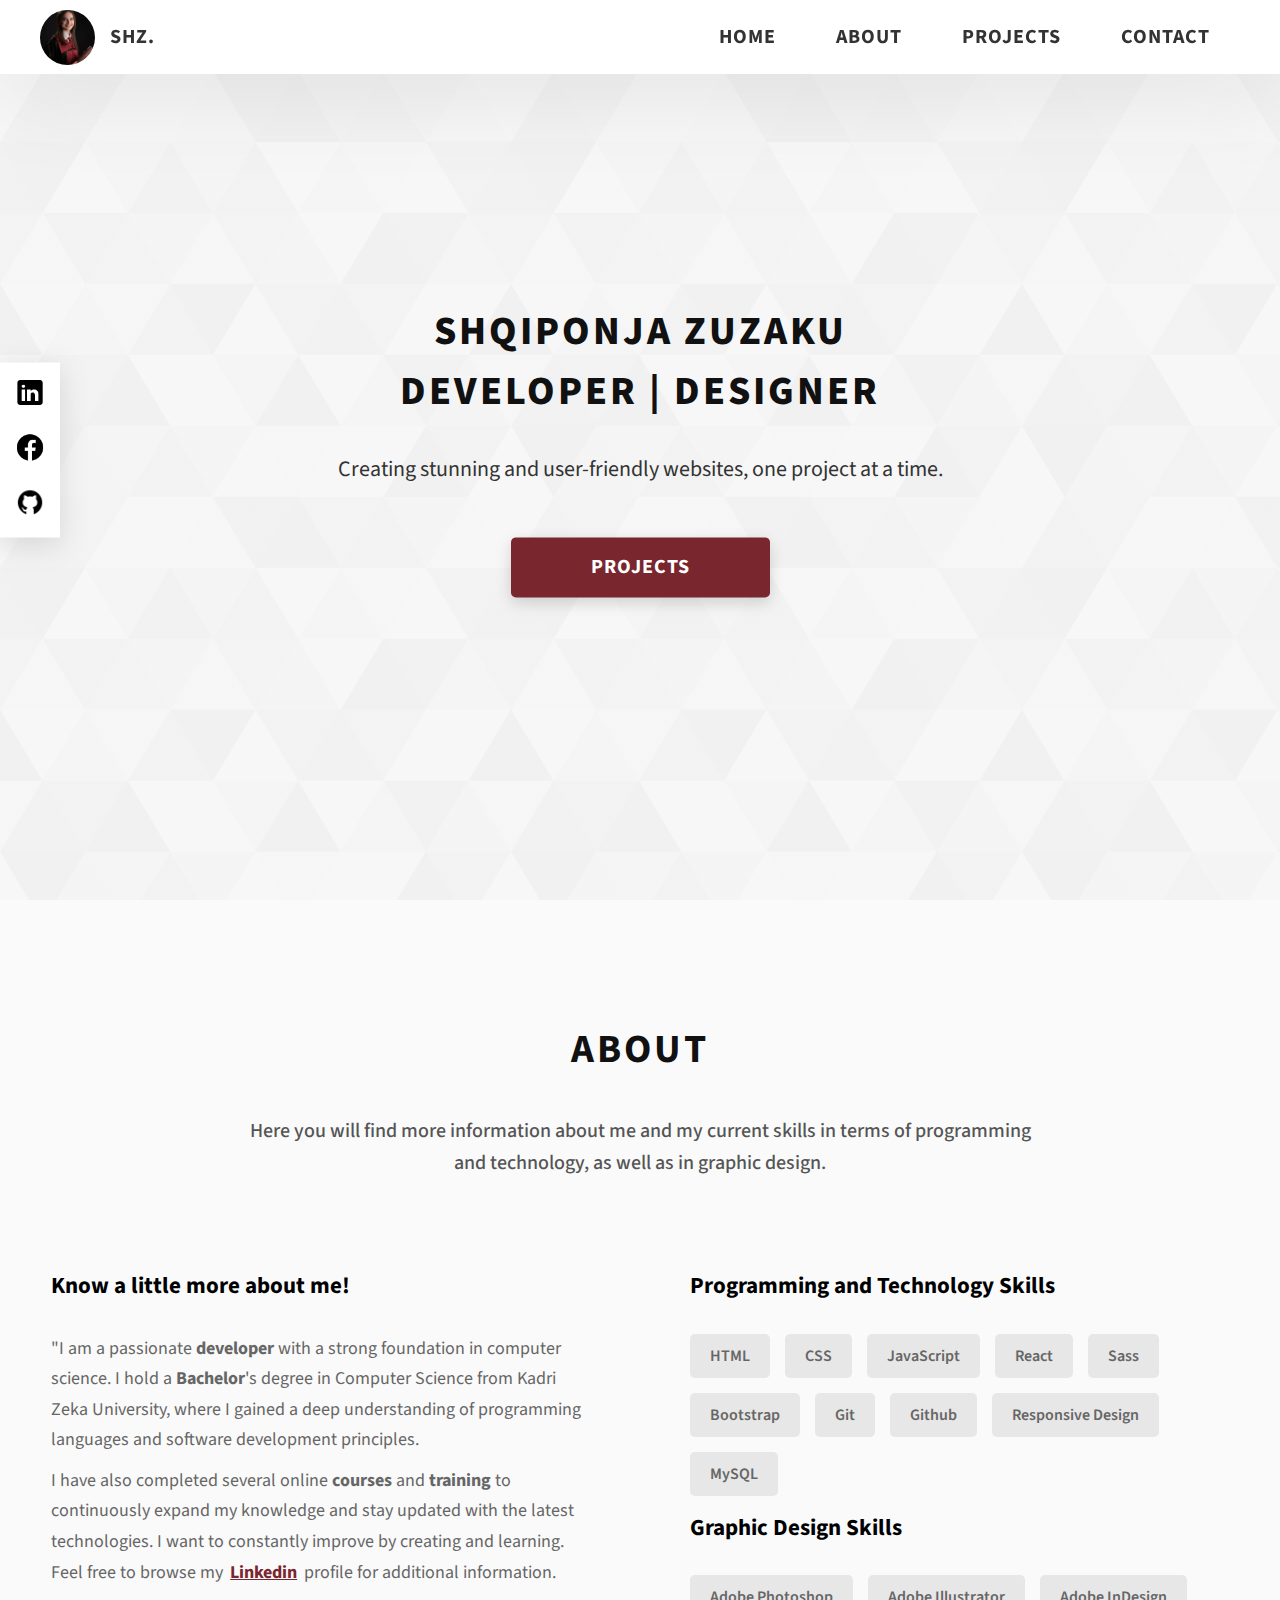
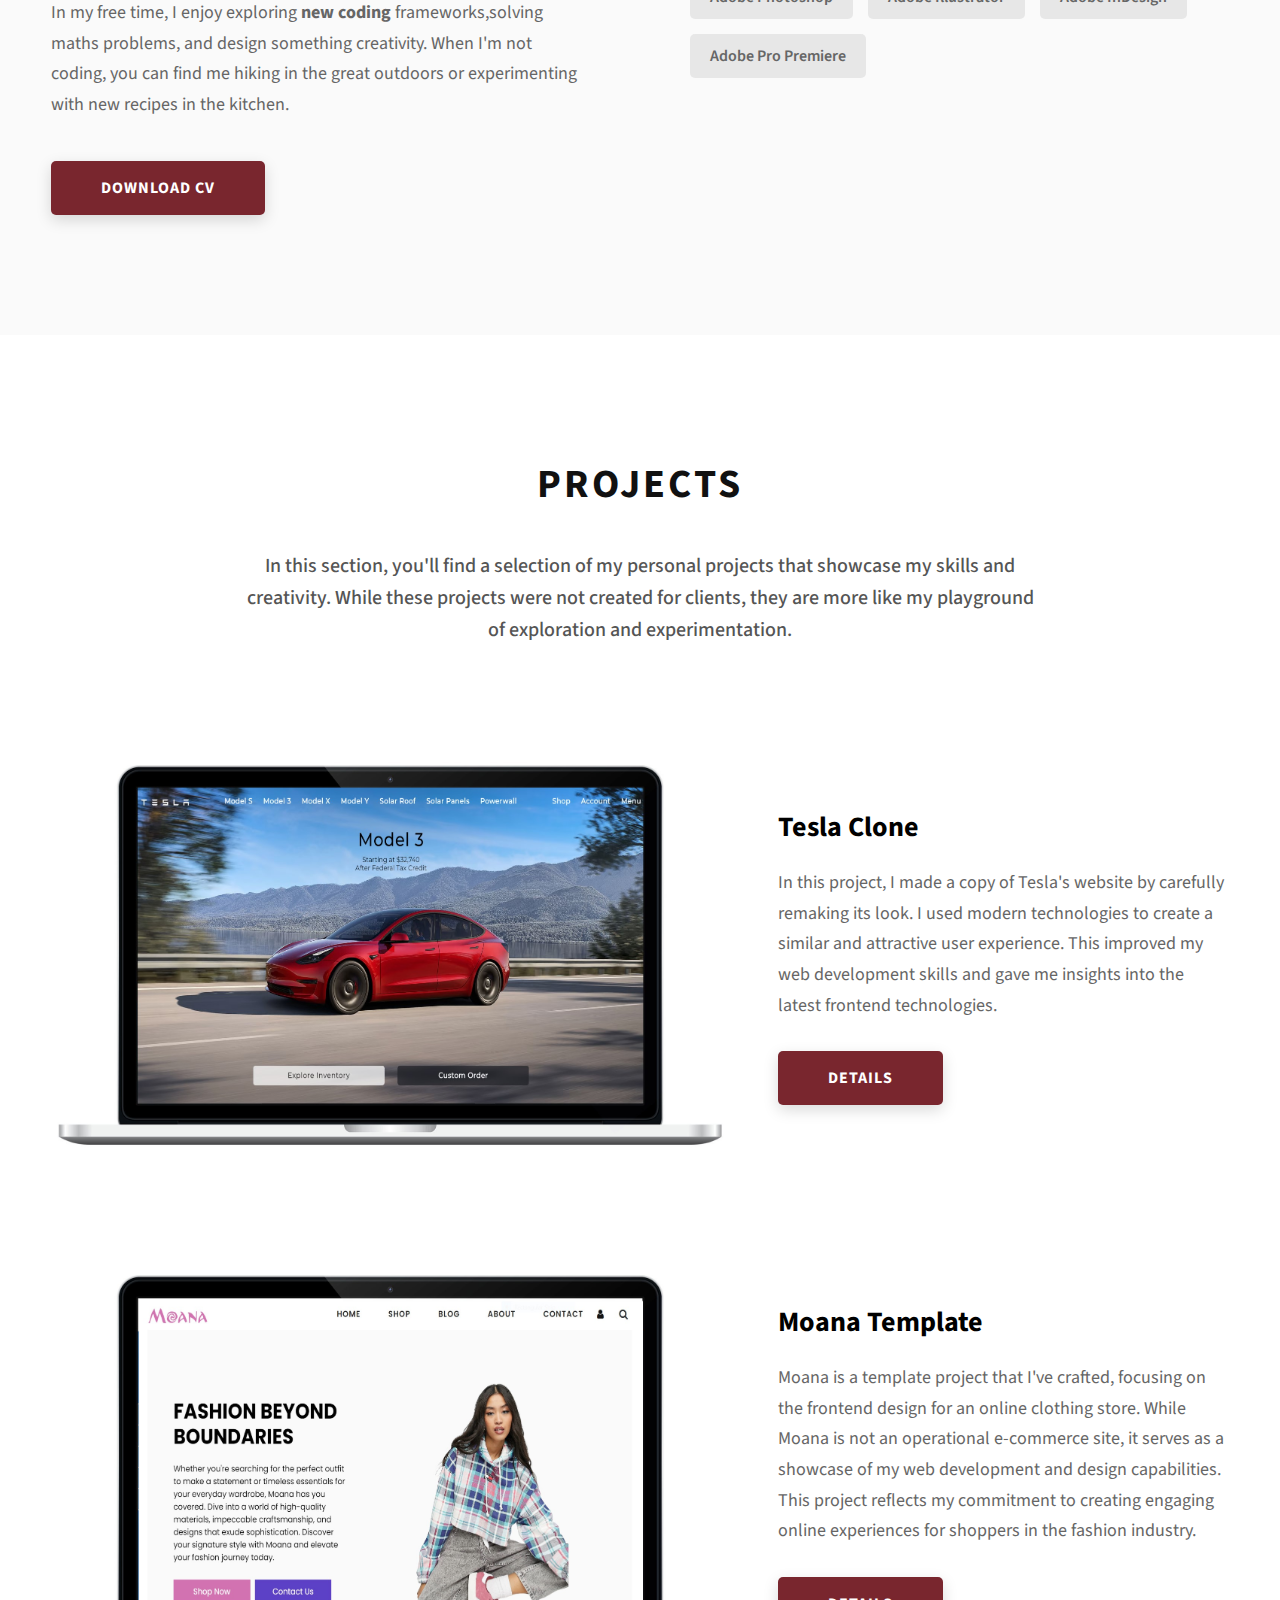
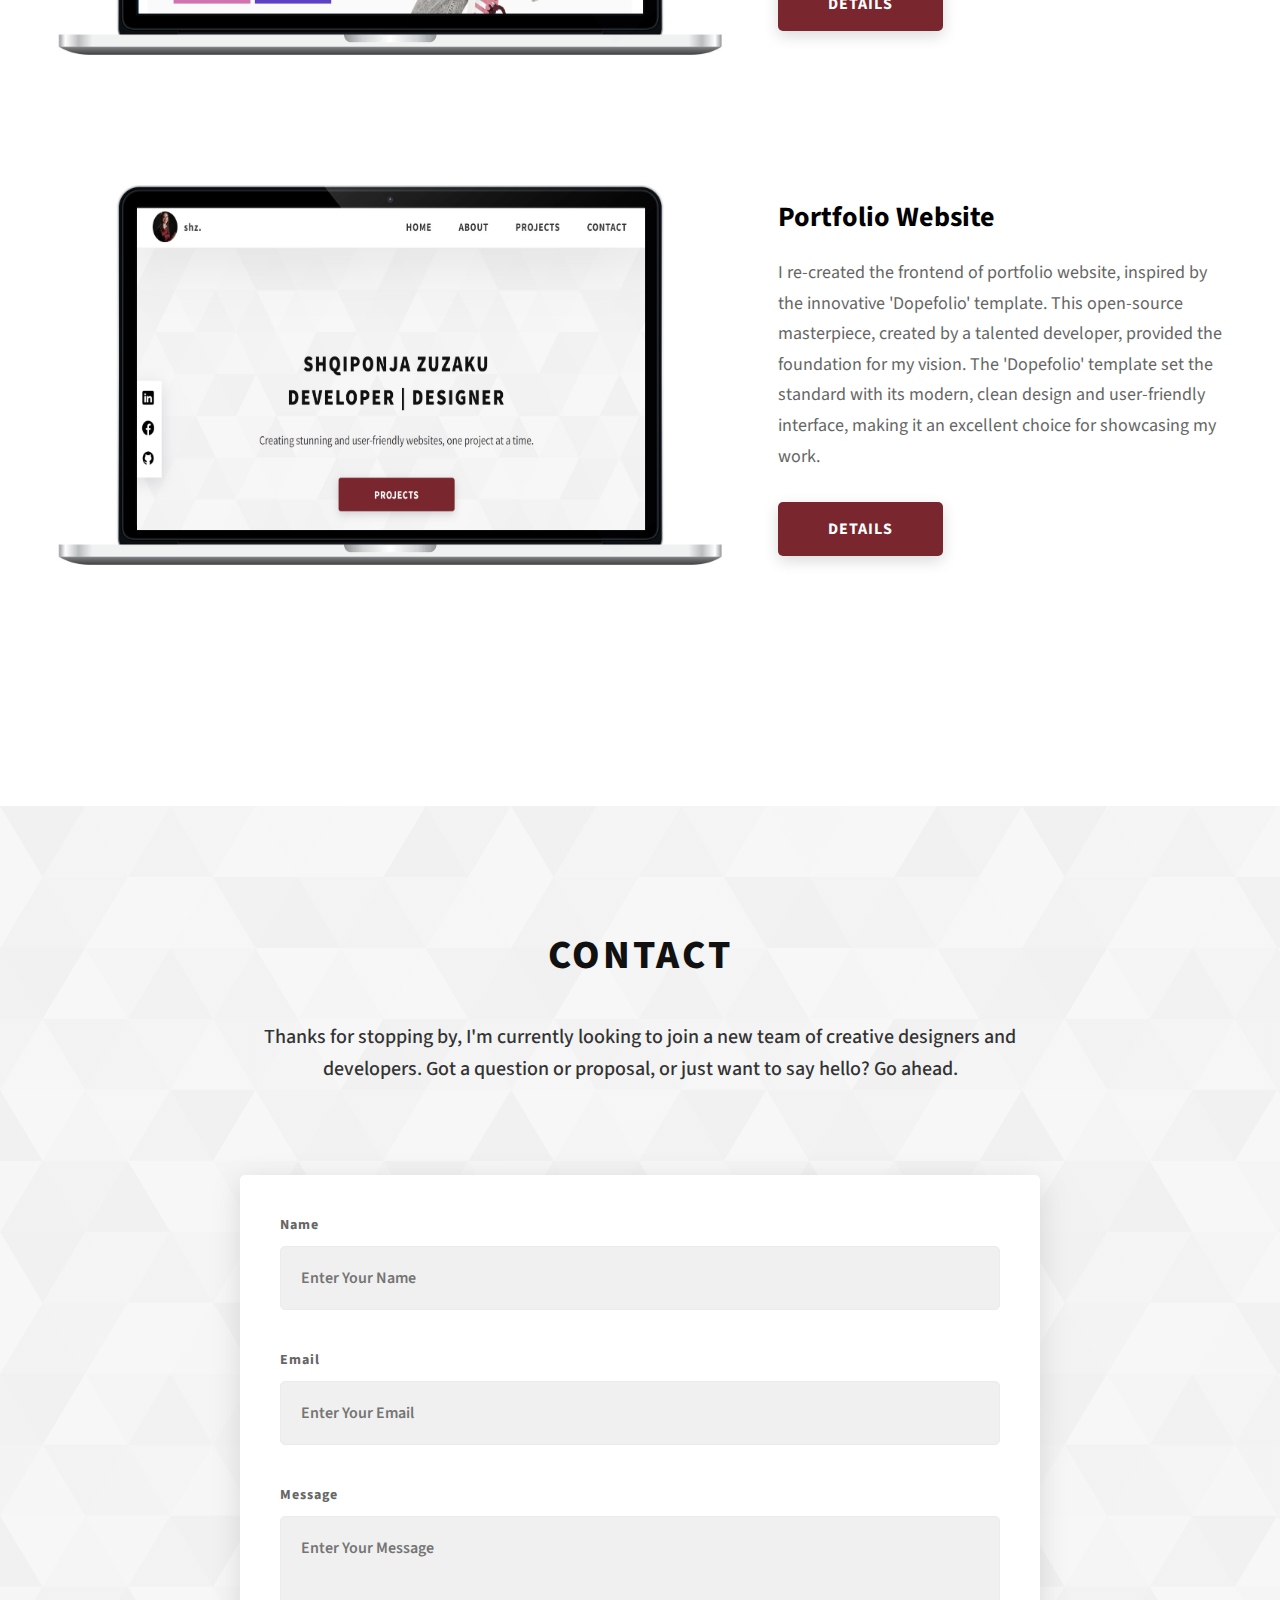
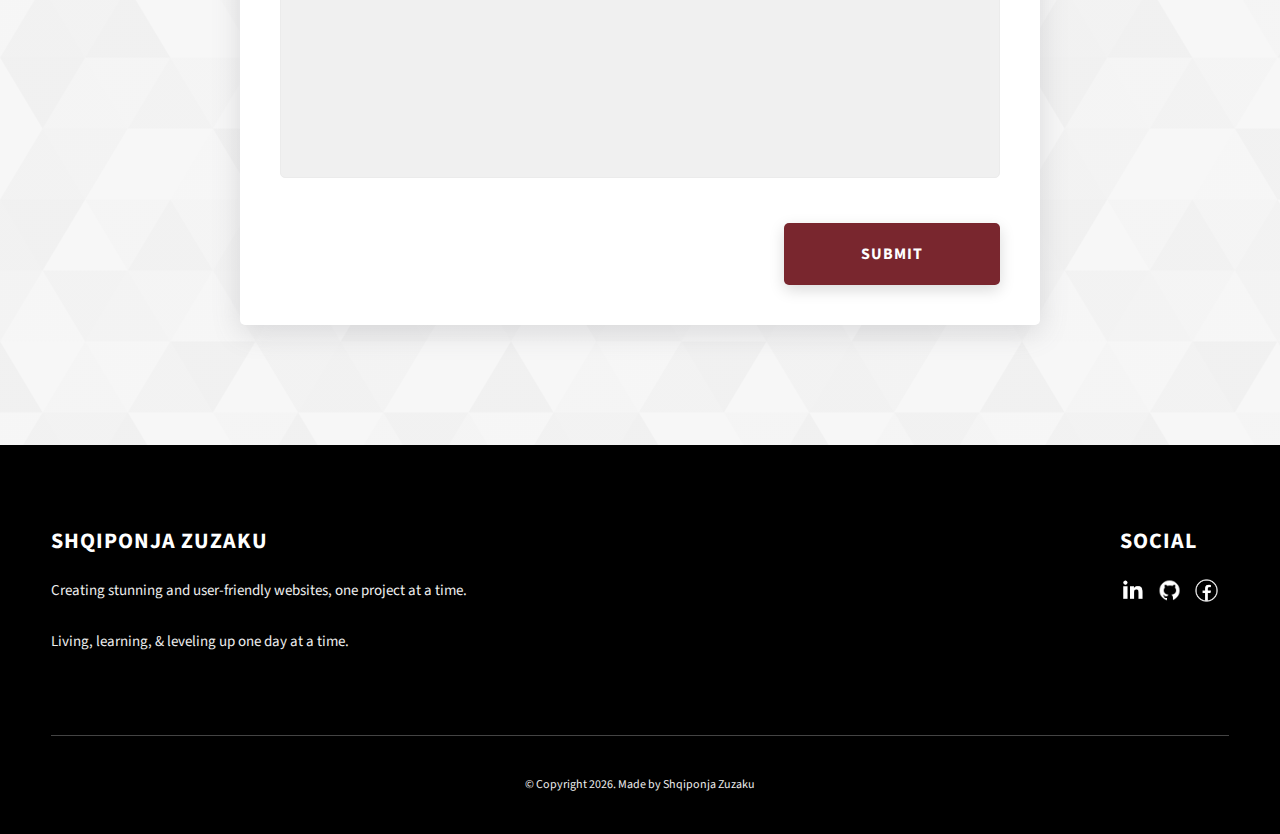
<file: index.html>
<!DOCTYPE html>
<html lang="en">
<head>
    <meta charset="UTF-8">
    <meta http-equiv="X-UA-Compatible" content="IE=edge">
    <meta name="viewport" content="width=device-width, initial-scale=1.0">
    <meta name="description" content="Frontend Developer on a mission to create beautiful and user-friendly websites.">
    <title> Shqiponja Zuzaku | Portfolio </title>
    <link rel="stylesheet" href="./css/style.css">
    <link rel="stylesheet" href="./css/responsive.css">
</head>
<body>
  <header class="header">
    <div class="header__content">
      <div class="header__logo-container">
        <div class="header__logo-img-cont">
          <img src= "./images/sh-profile.jpg" alt="Shqiponja Zuzaku Logo Image" class="header__logo-img" />
        </div>
        <span class="header__logo-sub">shz.</span>
      </div>
      <div class="header__main">
        <ul class="header__links">
          <li class="header__link-wrapper">
            <a href="./" class="header__link">Home</a>
          </li>
          <li class="header__link-wrapper">
            <a href="./#about" class="header__link">About</a>
          </li>
          <li class="header__link-wrapper">
            <a href="./#projects" class="header__link">Projects</a>
          </li>
          <li class="header__link-wrapper">
            <a href="./#contact" class="header__link">Contact</a>
          </li>
        </ul>
        <div class="header__main-ham-menu-cont">
          <img src="./icons/ham-menu.svg" alt = "hamburger menu" class="header__main-ham-menu" />
          <img src="./icons/close-menu.svg" alt = "hamburger menu close" class="header__main-ham-menu-close d-none" />
        </div>
      </div>
    </div>
    <div class="header__sm-menu">
      <div class="header__sm-main-content">
        <ul class="header__sm-menu-links">
          <li class="header__sm-menu-link">
            <a href="./">Home</a>
          </li>
          <li class="header__sm-menu-link">
            <a href="./#about">About</a>
          </li>
          <li class="header__sm-menu-link">
            <a href="./#projects">Projects</a>
          </li>
          <li class="header__sm-menu-link">
            <a href="./#contact">Contact</a>
          </li>
        </ul>
      </div>
    </div>
  </header>
<section class="home-hero">
  <div class="home-hero__content">
    <h1 class="heading-primary">Shqiponja Zuzaku <br /> Developer | Designer</h1>
    <div class="home-hero__info">
      <p class="text-primary">Creating stunning and user-friendly websites, one project at a time.</p>
    </div>
    <div class="home-hero__cta">
      <a href="./#projects" class="btn btn--bg">Projects</a>
    </div>
  </div>
  <div class="home-hero__socials">
    <div class="home-hero__social">
      <a href="https://www.linkedin.com/in/shqiponjazuzaku/" class="home-hero__social-icon-link" rel="noreferrer" target="_blank">
        <img src="./icons/linkedin.png" alt="Shqiponja Zuzaku Linkedin Profile" class="home-hero__social-icon" />
      </a>
    </div>
    <div class="home-hero__social">
      <a href="https://www.facebook.com/shqiponja.zuzaku.7/" class="home-hero__social-icon-link" rel="noreferrer" target="_blank">
        <img src="./icons/facebook.png" alt="shqiponja zuzaku fb profile" class="home-hero__social-icon" />
      </a>
    </div>
    <div class="home-hero__social">
      <a href="https://github.com/shqiponjazuzaku/" class="home-hero__social-icon-link" rel="noreferrer" target="_blank">
        <img src="./icons/github.png" alt="Shqiponja Zuzaku Github Profile" class="home-hero__social-icon" />
      </a>
    </div>
  </div>
</section>
<section id="about" class="about sec-pad">
  <div class="main-container">
    <h2 class="heading heading-sec heading-sec__mb-med">
      <span class="heading-sec__main">About</span>
      <span class="heading-sec__sub">
        Here you will find more information about me and my
        current skills in terms of programming and technology, as well as in graphic design.
      </span>
    </h2>
    <div class="about__content">
      <div class="about__content-main">
        <h3 class="about__content-title">Know a little more about me!</h3>
        <div class="about__content-details">
          <p class="about__content-details-para">
            "I am a passionate <strong>developer</strong> with a strong foundation in computer science. 
            I hold a <strong>Bachelor</strong>'s degree in Computer Science from Kadri Zeka University, 
            where I gained a deep understanding of programming languages and software development principles.  
          </p>
          <p class="about__content-details-para">
            I have also completed several online <strong>courses</strong> and <strong>training</strong> to continuously expand my knowledge and
            stay updated with the latest technologies.  
            I want to constantly improve by creating and learning.
            Feel free to browse my <a rel="noreferrer" href="https://www.linkedin.com/in/shqiponjazuzaku/" target="_blank">Linkedin</a>  profile for additional information.
          </p>
          <p class="about__content-details-para">
            In my free time, I enjoy exploring <strong>new coding</strong> frameworks,solving maths problems, and design something creativity.
            When I'm not coding, you can find me hiking in the great outdoors or experimenting with 
            new recipes in the kitchen.
          </p>
        </div>
        <a href="./cv/Shqiponja_Zuzaku_CV.pdf" target="_blank" rel="noopener noreferrer" class="btn btn--med btn--theme">Download CV</a>
      </div>
      <div class="about__content-skills">
        <h3 class="about__content-title">Programming and Technology Skills</h3>
        <div class="skills">
          <div class="skills__skill">HTML</div>
          <div class="skills__skill">CSS</div>
          <div class="skills__skill">JavaScript</div>
          <div class="skills__skill">React</div>
          <div class="skills__skill">Sass</div>
          <div class="skills__skill">Bootstrap</div>
          <div class="skills__skill">Git</div>
          <div class="skills__skill">Github</div>
          <div class="skills__skill">Responsive Design</div>
          <div class="skills__skill">MySQL</div>
        </div>
        <h3 class="about__content-title">Graphic Design Skills</h3>
        <div class="skills">
          <div class="skills__skill">Adobe Photoshop</div>
          <div class="skills__skill">Adobe Illustrator</div>
          <div class="skills__skill">Adobe InDesign</div>
          <div class="skills__skill">Adobe Pro Premiere</div>
        </div>
      </div>
    </div>
  </div>
</section>
<section id="projects" class="projects sec-pad">
  <div class="main-container">
    <h2 class="heading heading-sec heading-sec__mb-bg">
      <span class="heading-sec__main">Projects</span>
      <span class="heading-sec__sub">
        In this section, you'll find a selection of my personal projects that showcase my skills and creativity. While these projects were not created for clients, they are more like my playground of exploration and experimentation.
      </span>
    </h2>
    <div class="projects__content">
      <div class="projects__row">
        <div class="projects__row-img-cont">
          <img src="./images/project1-sc.jpg" alt="tesla clone homepage" class="projects__row-img">
        </div>
        <div class="projects__row-content">
          <h3 class="projects__row-content-title">Tesla Clone</h3>
          <p class="projects__row-content-desc">
            In this project, I made a copy of Tesla's website by carefully remaking its look. I used modern technologies to create a similar and attractive user experience. This improved my web development skills and gave me insights into the latest frontend technologies.
          </p>
          <a href="./project_1.html" class="btn btn--med btn--theme" target="_blank">Details</a>
        </div>
      </div>
      <div class="projects__row">
        <div class="projects__row-img-cont">
          <img src="./images/project-2.png" alt="tesla clone homepage" class="projects__row-img">
        </div>
        <div class="projects__row-content">
          <h3 class="projects__row-content-title">Moana Template</h3>
          <p class="projects__row-content-desc">
            Moana is a template project that I've crafted, focusing on the frontend design for an online clothing store. While Moana is not an operational e-commerce site, it serves as a showcase of my web development and design capabilities. This project reflects my commitment to creating engaging online experiences for shoppers in the fashion industry.
          </p>
          <a href="./project_2.html" class="btn btn--med btn--theme" target="_blank">Details</a>
        </div>
      </div>
      <div class="projects__row">
        <div class="projects__row-img-cont">
          <img src="./images/project-3.png" alt="tesla clone homepage" class="projects__row-img">
        </div>
        <div class="projects__row-content">
          <h3 class="projects__row-content-title">Portfolio Website</h3>
          <p class="projects__row-content-desc">
            I re-created the frontend of portfolio website, inspired by the innovative 'Dopefolio' template. This open-source masterpiece, created by a talented developer, provided the foundation for my vision. The 'Dopefolio' template set the standard with its modern, clean design and user-friendly interface, making it an excellent choice for showcasing my work.
          </p>
          <a href="./project_3.html" class="btn btn--med btn--theme" target="_blank">Details</a>
        </div>
      </div>
    </div>
  </div>
</section>
<section id="contact" class="contact sec-pad">
  <div class="main-container">
    <h2 class="heading heading-sec heading-sec__mb-med">
      <span class="heading-sec__main heading-sec__main--lt">Contact</span>
      <span class="heading-sec__sub heading-sec__sub--lt">
        Thanks for stopping by, I'm currently looking to join a new team of creative designers and developers.
        Got a question or proposal, or just want to say hello? Go ahead.
      </span>
    </h2>
    <div class="contact__form-container">
      <form action="#" class="contact__form" method="post">
        <input type="hidden" name="form-name" value="form 1" />
        <div class="contact__form-field">
          <label class="contact__form-label" for="name">Name</label>
          <input required placeholder="Enter Your Name" type="text" class="contact__form-input" name="name"
            id="name" />
        </div>
        <div class="contact__form-field">
          <label class="contact__form-label" for="email">Email</label>
          <input required placeholder="Enter Your Email" type="email" class="contact__form-input" name="email"
            id="email" />
        </div>
        <div class="contact__form-field">
          <label class="contact__form-label" for="message">Message</label>
          <textarea required cols="30" rows="10" class="contact__form-input" placeholder="Enter Your Message"
            name="message" id="message"></textarea>
        </div>
        <button type="submit" class="btn btn--theme contact__btn">
          Submit
        </button>
      </form>
    </div>
  </div>
</section>
<footer class="main-footer">
  <div class="main-container">
    <div class="main-footer__upper">
      <div class="main-footer__row main-footer__row-1">
        <h2 class="heading heading-sm main-footer__heading-sm">
          <span>Social</span>
        </h2>
        <div class="main-footer__social-cont">
          <a target="_blank" rel="noreferrer" href="https://www.linkedin.com/in/shqiponjazuzaku/">
            <img class="main-footer__icon" src="./icons/linkedin-icon.png" alt="Shqiponja Zuzaku Linkedin Profile">
          </a>
          <a target="_blank" rel="noreferrer" href="https://github.com/shqiponjazuzaku/">
            <img class="main-footer__icon" src="./icons/github-icon.png" alt="Shqiponja Zuzaku Github Profile">
          </a>
          <a target="_blank" rel="noreferrer" href="https://www.facebook.com/shqiponja.zuzaku.7/">
            <img class="main-footer__icon" src="./icons/fb-icon.png" alt="Shqiponja Zuzaku Facebook Profile">
          </a>
        </div>
      </div>
      <div class="main-footer__row main-footer__row-2">
        <h2 class="heading heading-sm text-lt">Shqiponja Zuzaku</h2>
        <p class="main-footer__short-desc">
          Creating stunning and user-friendly websites, one project at a time.
          <br /><br />
          Living, learning, & leveling up one day at a time.
        </p>
      </div>
    </div>
    <div class="main-footer__lower">
      &copy; Copyright
      <script>document.write(new Date().getFullYear())</script>. Made by Shqiponja Zuzaku
    </div>
  </div>
</footer>
<script src="./js/script.js"></script>
</body>
</html>
</file>
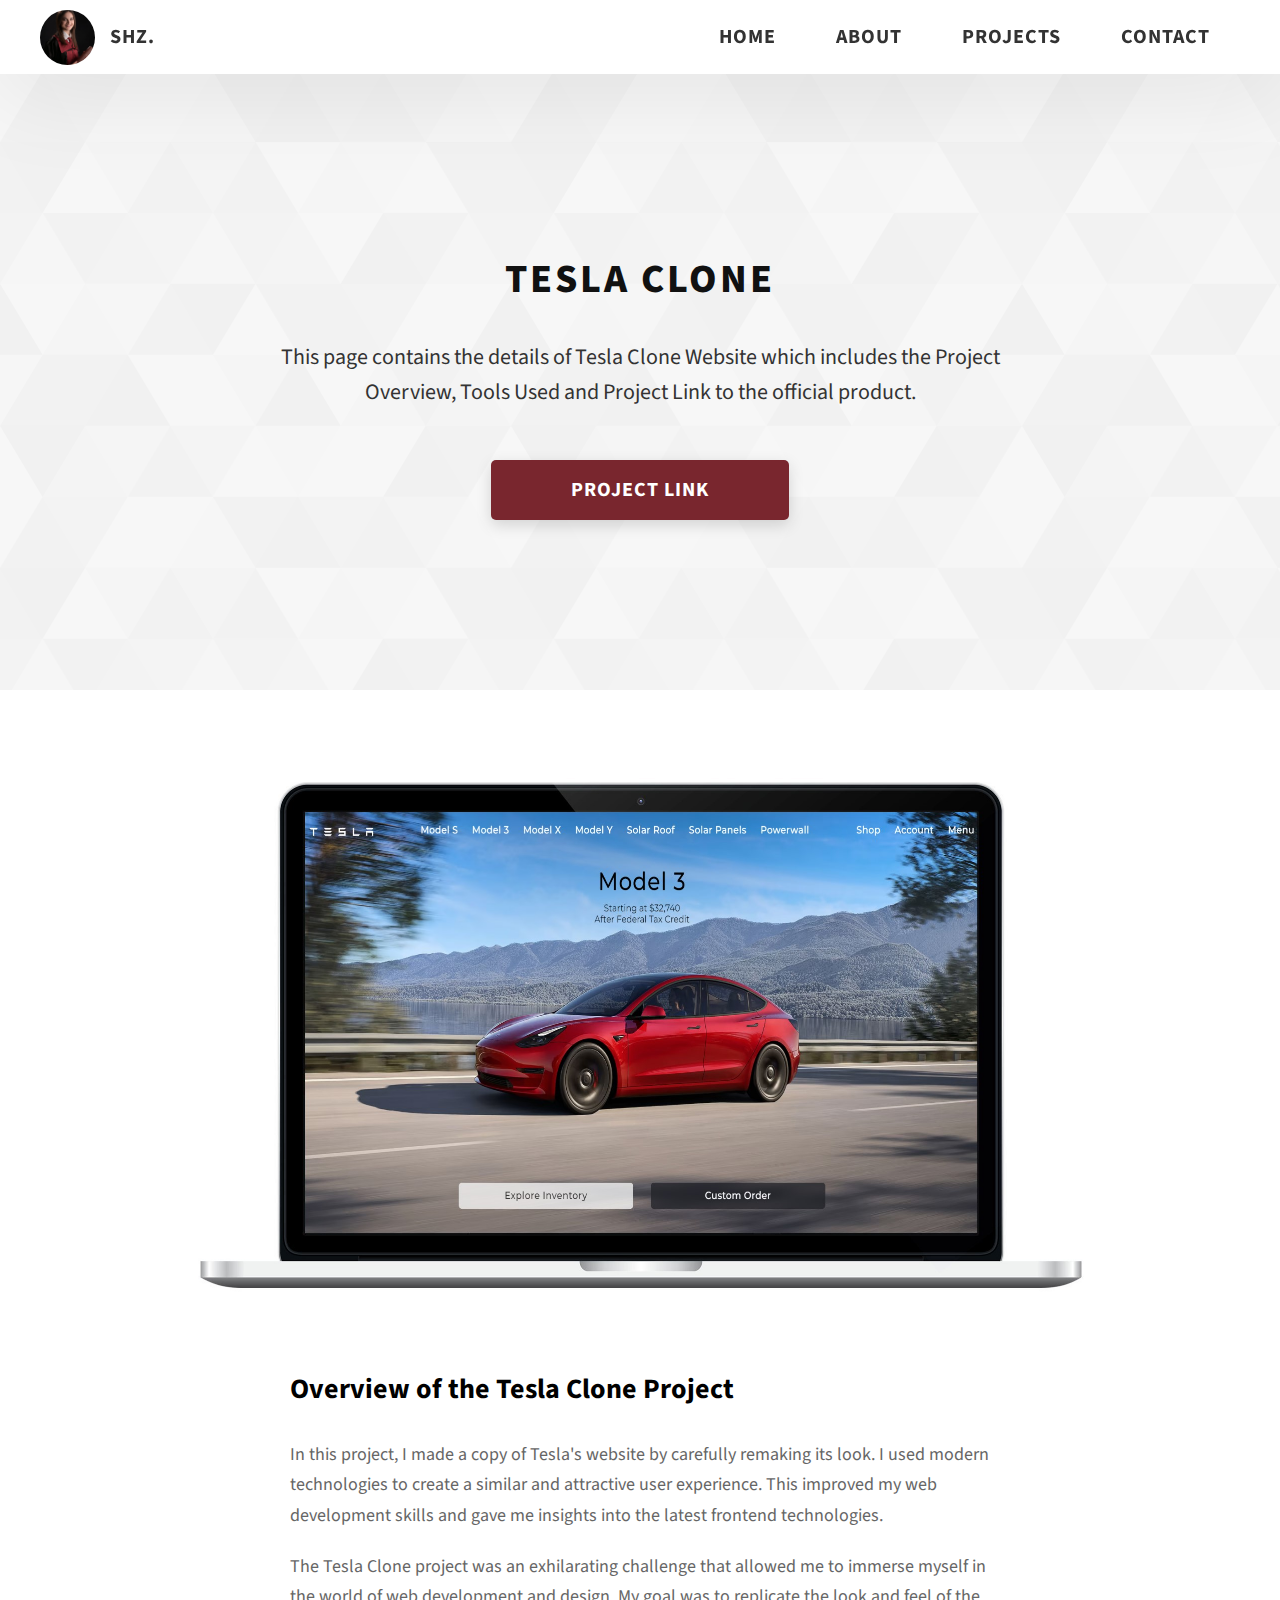
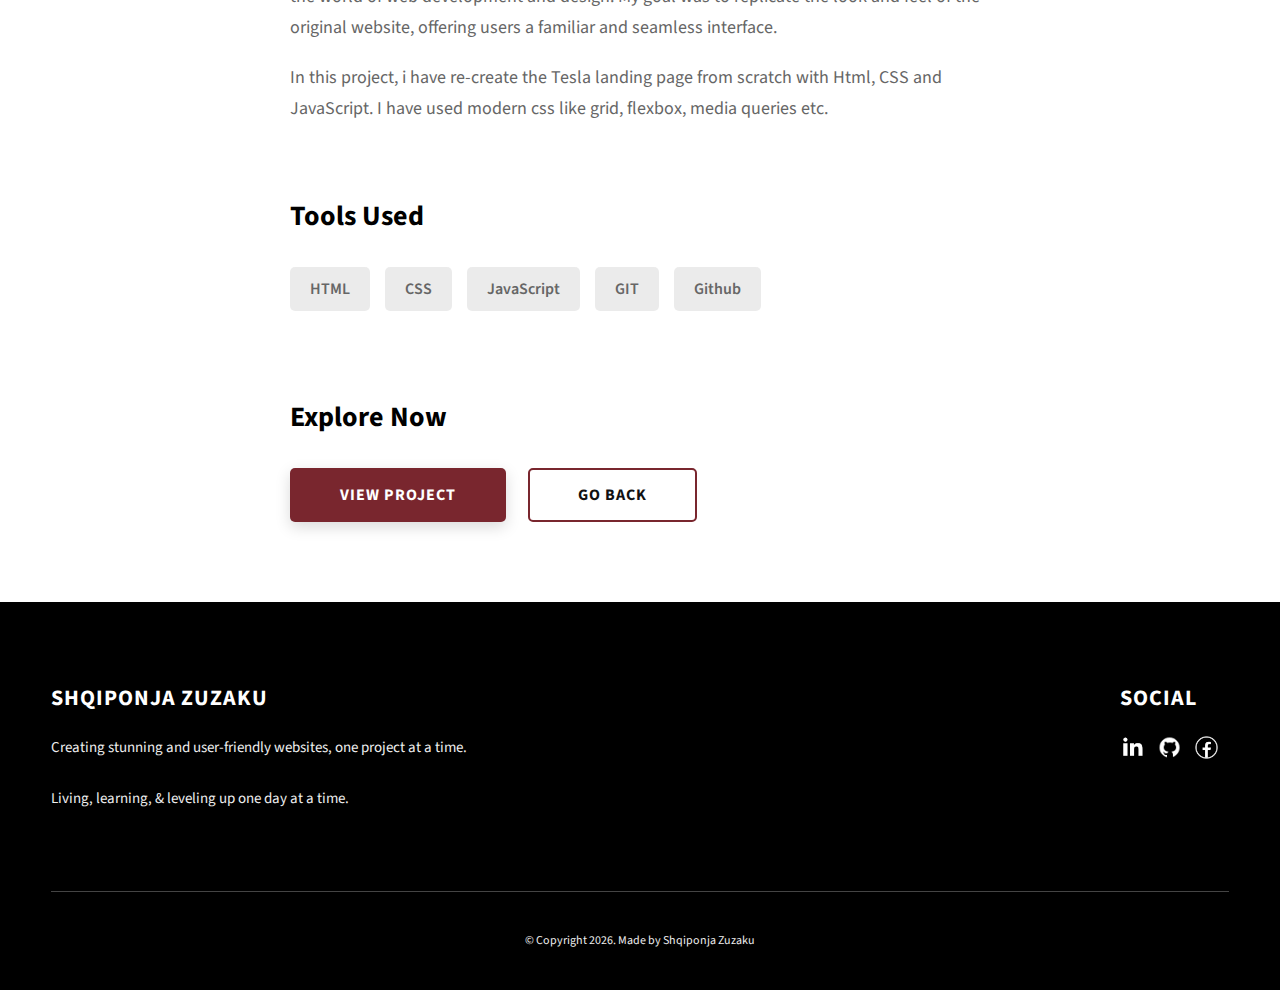
<file: project_1.html>
<!DOCTYPE html>
<html lang="en">
<head>
    <meta charset="UTF-8">
    <meta http-equiv="X-UA-Compatible" content="IE=edge">
    <meta name="viewport" content="width=device-width, initial-scale=1.0">
    <meta name="description" content="Frontend Developer on a mission to create beautiful and user-friendly websites.">
    <title> The Details of Tesla Clone Website </title>
    <meta name="description" content="Case study page of Project" />
    <link rel="stylesheet" href="./css/style.css">
    <link rel="stylesheet" href="./css/responsive.css">
</head>
<body>
  <header class="header">
    <div class="header__content">
      <div class="header__logo-container">
        <div class="header__logo-img-cont">
          <img src="./images/sh-profile.jpg" alt="Shqiponja Zuzaku Logo Image" class="header__logo-img" />
        </div>
        <span class="header__logo-sub">shz.</span>
      </div>
      <div class="header__main">
        <ul class="header__links">
          <li class="header__link-wrapper">
            <a href="./" class="header__link">Home</a>
          </li>
          <li class="header__link-wrapper">
            <a href="./#about" class="header__link">About</a>
          </li>
          <li class="header__link-wrapper">
            <a href="./#projects" class="header__link">Projects</a>
          </li>
          <li class="header__link-wrapper">
            <a href="./#contact" class="header__link">Contact</a>
          </li>
        </ul>
        <div class="header__main-ham-menu-cont">
          <img src="./icons/ham-menu.svg" alt = "hamburger menu" class="header__main-ham-menu" />
          <img src="./icons/close-menu.svg" alt = "hamburger menu close" class="header__main-ham-menu-close d-none" />
        </div>
      </div>
    </div>
    <div class="header__sm-menu">
      <div class="header__sm-main-content">
        <ul class="header__sm-menu-links">
          <li class="header__sm-menu-link">
            <a href="./">Home</a>
          </li>
          <li class="header__sm-menu-link">
            <a href="./#about">About</a>
          </li>
          <li class="header__sm-menu-link">
            <a href="./#projects">Projects</a>
          </li>
          <li class="header__sm-menu-link">
            <a href="./#contact">Contact</a>
          </li>
        </ul>
      </div>
    </div>
  </header>
  <section class="project-cs-hero">
    <div class="project-cs-hero__content">
        <h1 class="heading-primary">Tesla Clone</h1>
        <div class="project-cs-hero__info">
            <p class="text-primary">
              This page contains the details of Tesla Clone Website which includes the Project Overview, Tools Used and Project Link to the official product.
            </p>
        </div>
        <div class="project-cs-hero__cta">
            <a href="https://github.com/shqiponjazuzaku/tesla-landing-page-clone" class="btn btn--bg" target="_blank" rel="noreferrer">Project Link</a>
        </div>
    </div>
  </section>
  <section class="project-details">
    <div class="main-container">
        <div class="project-details__content">
            <div class="project-details__showcase-img-cont">
                <img src="./images/project1-sc.jpg" alt="Project Image" class="project-details__showcase-img">
            </div>
            <div class="project-details__content-main">
                <div class="project-details__desc">
                  <h2 class="project-details__content-title">Overview of the Tesla Clone Project</h2>
                  <p class="project-details__desc-para">
                    In this project, I made a copy of Tesla's website by carefully remaking its look.
                    I used modern technologies to create a similar and attractive user experience.
                    This improved my web development skills and gave me insights into the latest frontend technologies.
                  <p class="project-details__desc-para">
                    The Tesla Clone project was an exhilarating challenge that allowed me to immerse myself in the world of web development and design. 
                    My goal was to replicate the look and feel of the original website, offering users a familiar and seamless interface.
                  </p>
                  <p class="project-details__desc-para">
                    In this project, i have  re-create the Tesla landing page from scratch with Html, CSS and JavaScript. I have used modern css like grid, flexbox, media queries etc.
                  </p>
                </div>
                <div class="project-details__tools-used">
                  <h2 class="project-details__content-title">Tools Used</h2>
                  <div class="skills">
                    <div class="skills__skill">HTML</div>
                    <div class="skills__skill">CSS</div>
                    <div class="skills__skill">JavaScript</div>
                    <div class="skills__skill">GIT</div>
                    <div class="skills__skill">Github</div>
                  </div>
                </div>
                <div class="project-details__links">
                  <h2 class="project-details__content-title">Explore Now</h2>
                  <a href="https://github.com/shqiponjazuzaku/tesla-landing-page-clone" class="btn btn--med btn--theme project-details__links-btn"
                    target="_blank" rel="noreferrer">View Project</a>
                  <a href="./" class="btn btn--med btn--theme-inv project-details__links-btn">Go Back</a>
                </div>
            </div>
        </div>
    </div>
  </section>
  <footer class="main-footer">
    <div class="main-container">
      <div class="main-footer__upper">
        <div class="main-footer__row main-footer__row-1">
          <h2 class="heading heading-sm main-footer__heading-sm">
            <span>Social</span>
          </h2>
          <div class="main-footer__social-cont">
            <a target="_blank" rel="noreferrer" href="https://www.linkedin.com/in/shqiponjazuzaku/">
              <img class="main-footer__icon" src="./icons/linkedin-icon.png" alt="Shqiponja Zuzaku Linkedin Profile">
            </a>
            <a target="_blank" rel="noreferrer" href="https://github.com/shqiponjazuzaku/">
              <img class="main-footer__icon" src="./icons/github-icon.png" alt="Shqiponja Zuzaku Github Profile">
            </a>
            <a target="_blank" rel="noreferrer" href="https://www.facebook.com/shqiponja.zuzaku.7/">
              <img class="main-footer__icon" src="./icons/fb-icon.png" alt="Shqiponja Zuzaku Facebook Profile">
            </a>
          </div>
        </div>
        <div class="main-footer__row main-footer__row-2">
          <h2 class="heading heading-sm text-lt">Shqiponja Zuzaku</h2>
          <p class="main-footer__short-desc">
            Creating stunning and user-friendly websites, one project at a time.
            <br /><br />
            Living, learning, & leveling up one day at a time.
          </p>
        </div>
      </div>
      <div class="main-footer__lower">
        &copy; Copyright
        <script>document.write(new Date().getFullYear())</script>. Made by Shqiponja Zuzaku
      </div>
    </div>
  </footer>
  <script src="./js/script.js"></script>
  </body>
  </html>
</file>
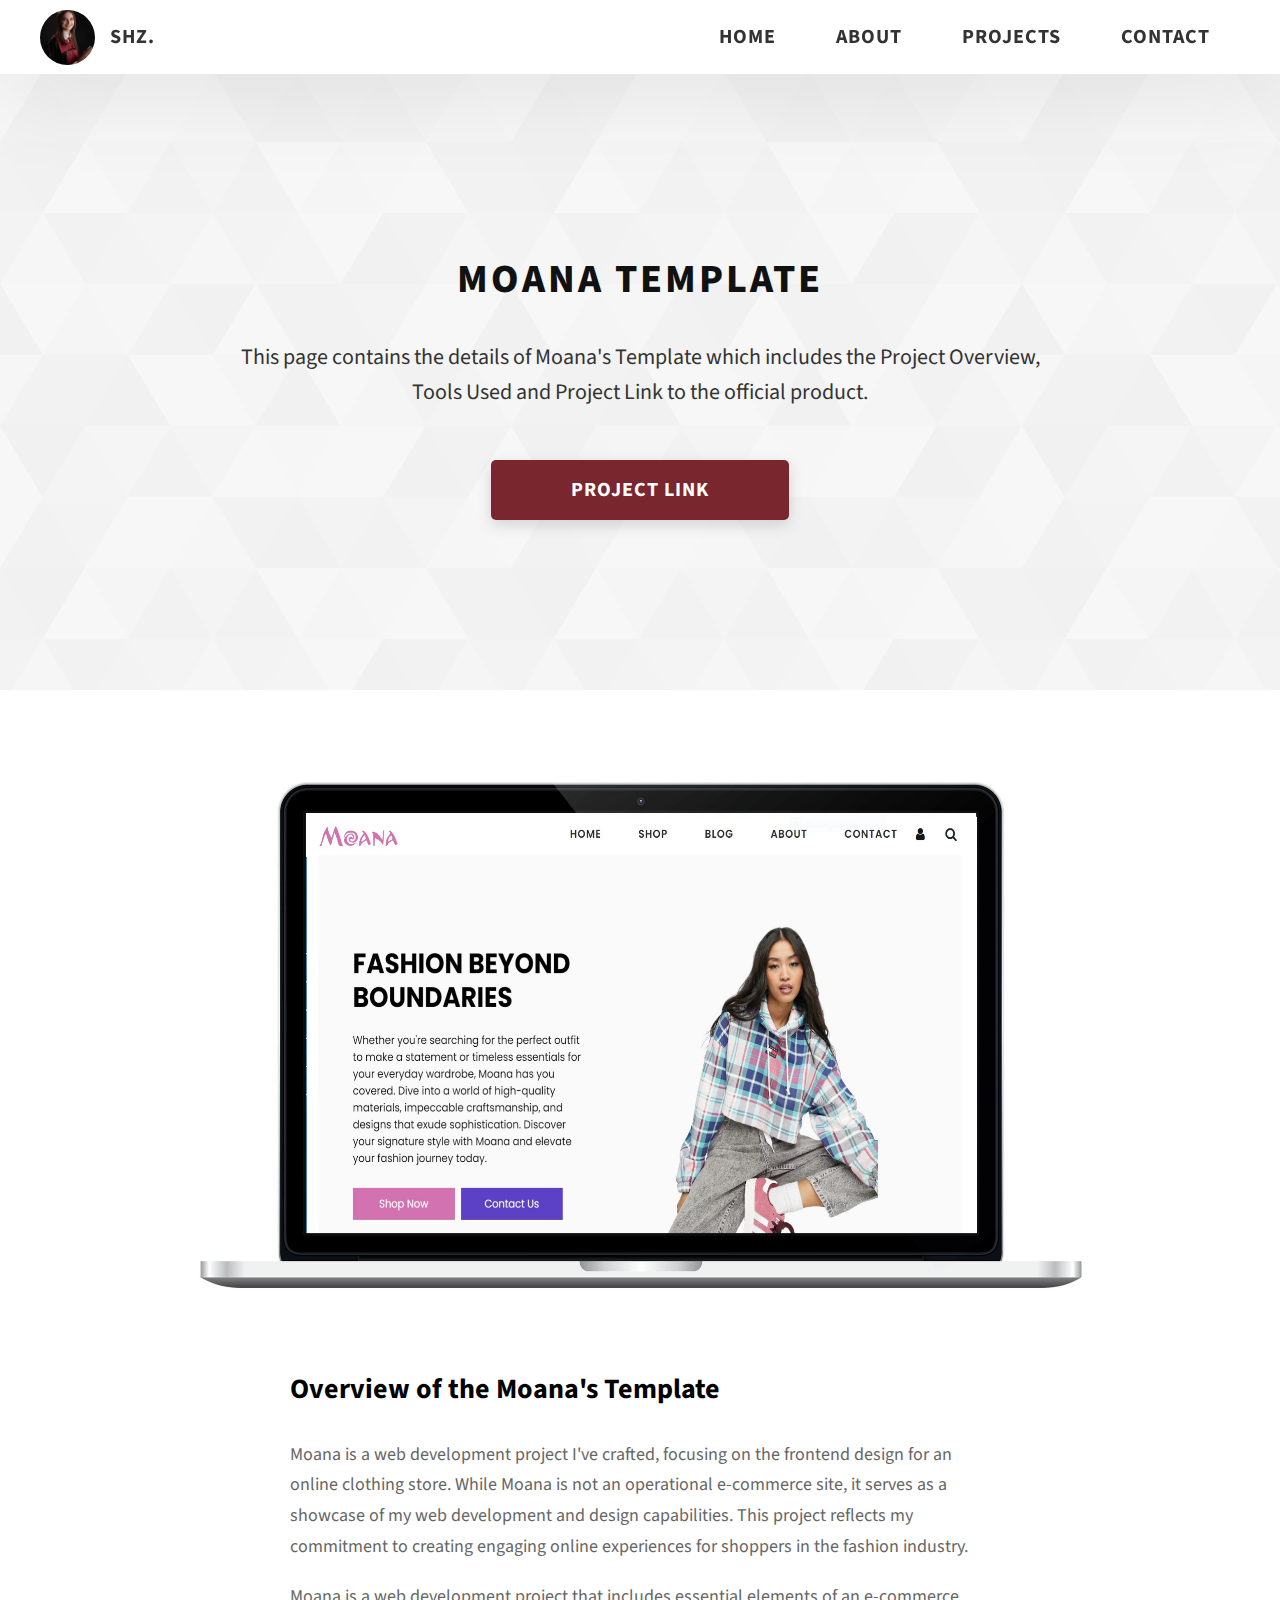
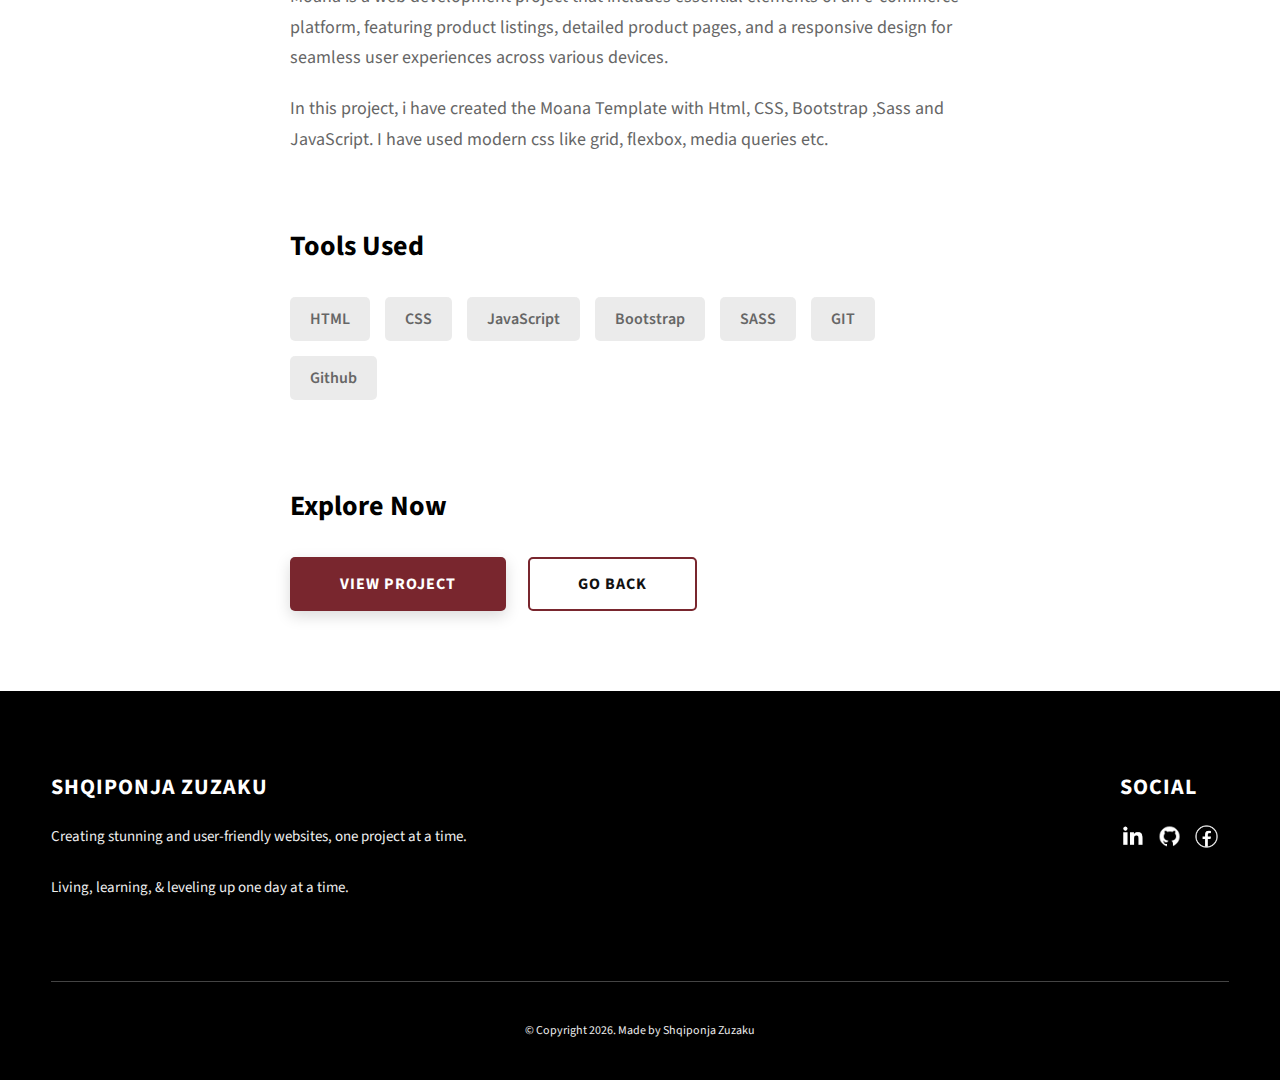
<file: project_2.html>
<!DOCTYPE html>
<html lang="en">
<head>
    <meta charset="UTF-8">
    <meta http-equiv="X-UA-Compatible" content="IE=edge">
    <meta name="viewport" content="width=device-width, initial-scale=1.0">
    <meta name="description" content="Frontend Developer on a mission to create beautiful and user-friendly websites.">
    <title> The Details of Moana Template </title>
    <meta name="description" content="Case study page of Project" />
    <link rel="stylesheet" href="./css/style.css">
    <link rel="stylesheet" href="./css/responsive.css">
</head>
<body>
  <header class="header">
    <div class="header__content">
      <div class="header__logo-container">
        <div class="header__logo-img-cont">
          <img src="./images/sh-profile.jpg" alt="Shqiponja Zuzaku Logo Image" class="header__logo-img" />
        </div>
        <span class="header__logo-sub">shz.</span>
      </div>
      <div class="header__main">
        <ul class="header__links">
          <li class="header__link-wrapper">
            <a href="./" class="header__link">Home</a>
          </li>
          <li class="header__link-wrapper">
            <a href="./#about" class="header__link">About</a>
          </li>
          <li class="header__link-wrapper">
            <a href="./#projects" class="header__link">Projects</a>
          </li>
          <li class="header__link-wrapper">
            <a href="./#contact" class="header__link">Contact</a>
          </li>
        </ul>
        <div class="header__main-ham-menu-cont">
          <img src="./icons/ham-menu.svg" alt = "hamburger menu" class="header__main-ham-menu" />
          <img src="./icons/close-menu.svg" alt = "hamburger menu close" class="header__main-ham-menu-close d-none" />
        </div>
      </div>
    </div>
    <div class="header__sm-menu">
      <div class="header__sm-main-content">
        <ul class="header__sm-menu-links">
          <li class="header__sm-menu-link">
            <a href="./">Home</a>
          </li>
          <li class="header__sm-menu-link">
            <a href="./#about">About</a>
          </li>
          <li class="header__sm-menu-link">
            <a href="./#projects">Projects</a>
          </li>
          <li class="header__sm-menu-link">
            <a href="./#contact">Contact</a>
          </li>
        </ul>
      </div>
    </div>
  </header>
  <section class="project-cs-hero">
    <div class="project-cs-hero__content">
        <h1 class="heading-primary">Moana Template</h1>
        <div class="project-cs-hero__info">
            <p class="text-primary">
              This page contains the details of Moana's Template which includes the Project Overview, Tools Used and Project Link to the official product.
            </p>
        </div>
        <div class="project-cs-hero__cta">
            <a href="https://github.com/shqiponjazuzaku/moana-project" class="btn btn--bg" target="_blank" rel="noreferrer">Project Link</a>
        </div>
    </div>
  </section>
  <section class="project-details">
    <div class="main-container">
        <div class="project-details__content">
            <div class="project-details__showcase-img-cont">
                <img src="./images/project-2.png" alt="Project Image" class="project-details__showcase-img">
            </div>
            <div class="project-details__content-main">
                <div class="project-details__desc">
                  <h2 class="project-details__content-title">Overview of the Moana's Template</h2>
                  <p class="project-details__desc-para">
                    Moana is a web development project I've crafted, focusing on the frontend design for an online clothing store.
                    While Moana is not an operational e-commerce site, it serves as a showcase of my web development and design capabilities.
                    This project reflects my commitment to creating engaging online experiences for shoppers in the fashion industry.
                  <p class="project-details__desc-para">
                    Moana is a web development project that includes essential elements of an e-commerce platform, featuring product listings, detailed product pages, and a responsive design for seamless user experiences across various devices.
                  </p>
                  <p class="project-details__desc-para">
                    In this project, i have created the Moana Template with Html, CSS, Bootstrap ,Sass and JavaScript. I have used modern css like grid, flexbox, media queries etc.
                  </p>
                </div>
                <div class="project-details__tools-used">
                  <h2 class="project-details__content-title">Tools Used</h2>
                  <div class="skills">
                    <div class="skills__skill">HTML</div>
                    <div class="skills__skill">CSS</div>
                    <div class="skills__skill">JavaScript</div>
                    <div class="skills__skill">Bootstrap</div>
                    <div class="skills__skill">SASS</div>
                    <div class="skills__skill">GIT</div>
                    <div class="skills__skill">Github</div>
                  </div>
                </div>
                <div class="project-details__links">
                  <h2 class="project-details__content-title">Explore Now</h2>
                  <a href="https://github.com/shqiponjazuzaku/moana-project" class="btn btn--med btn--theme project-details__links-btn"
                    target="_blank" rel="noreferrer">View Project</a>
                  <a href="./" class="btn btn--med btn--theme-inv project-details__links-btn">Go Back</a>
                </div>
            </div>
        </div>
    </div>
  </section>
  <footer class="main-footer">
    <div class="main-container">
      <div class="main-footer__upper">
        <div class="main-footer__row main-footer__row-1">
          <h2 class="heading heading-sm main-footer__heading-sm">
            <span>Social</span>
          </h2>
          <div class="main-footer__social-cont">
            <a target="_blank" rel="noreferrer" href="https://www.linkedin.com/in/shqiponjazuzaku/">
              <img class="main-footer__icon" src="./icons/linkedin-icon.png" alt="Shqiponja Zuzaku Linkedin Profile">
            </a>
            <a target="_blank" rel="noreferrer" href="https://github.com/shqiponjazuzaku/">
              <img class="main-footer__icon" src="./icons/github-icon.png" alt="Shqiponja Zuzaku Github Profile">
            </a>
            <a target="_blank" rel="noreferrer" href="https://www.facebook.com/shqiponja.zuzaku.7/">
              <img class="main-footer__icon" src="./icons/fb-icon.png" alt="Shqiponja Zuzaku Facebook Profile">
            </a>
          </div>
        </div>
        <div class="main-footer__row main-footer__row-2">
          <h2 class="heading heading-sm text-lt">Shqiponja Zuzaku</h2>
          <p class="main-footer__short-desc">
            Creating stunning and user-friendly websites, one project at a time.
            <br /><br />
            Living, learning, & leveling up one day at a time.
          </p>
        </div>
      </div>
      <div class="main-footer__lower">
        &copy; Copyright
        <script>document.write(new Date().getFullYear())</script>. Made by Shqiponja Zuzaku
      </div>
    </div>
  </footer>
  <script src="./js/script.js"></script>
  </body>
  </html>
</file>
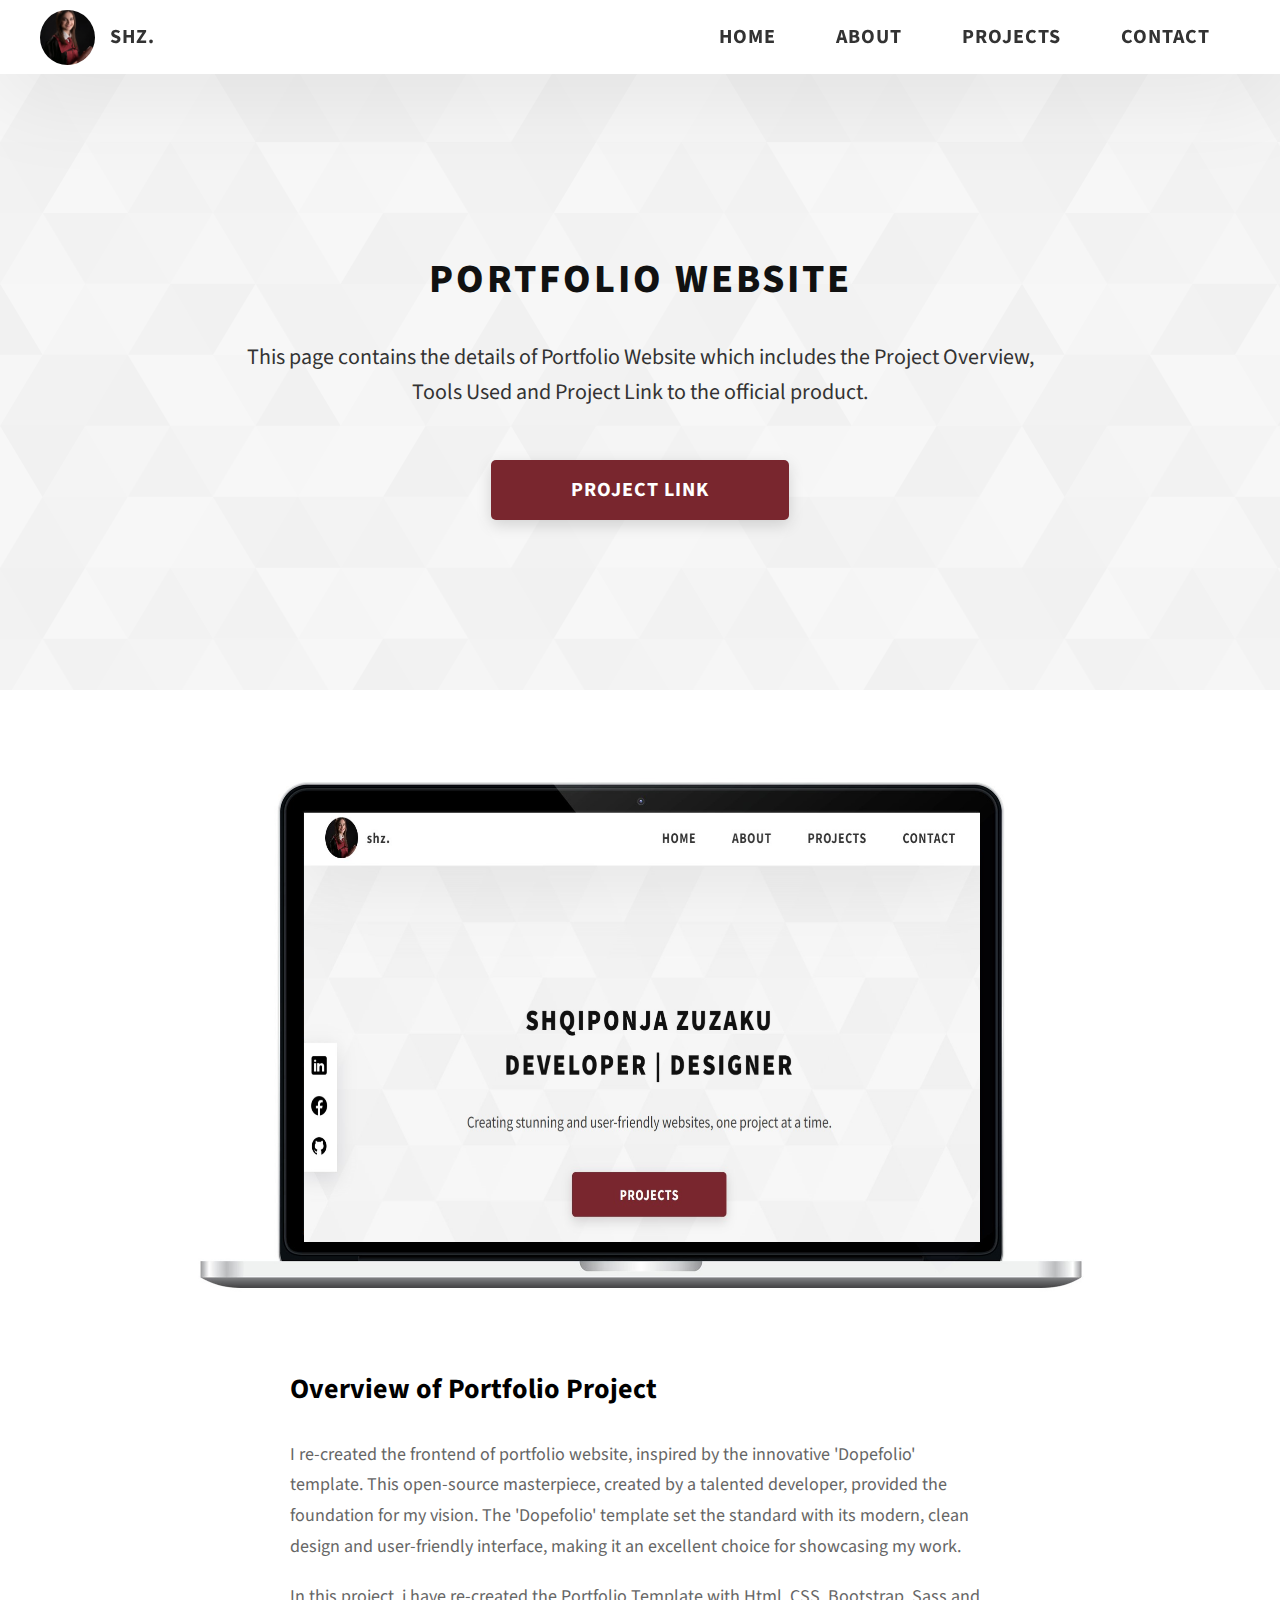
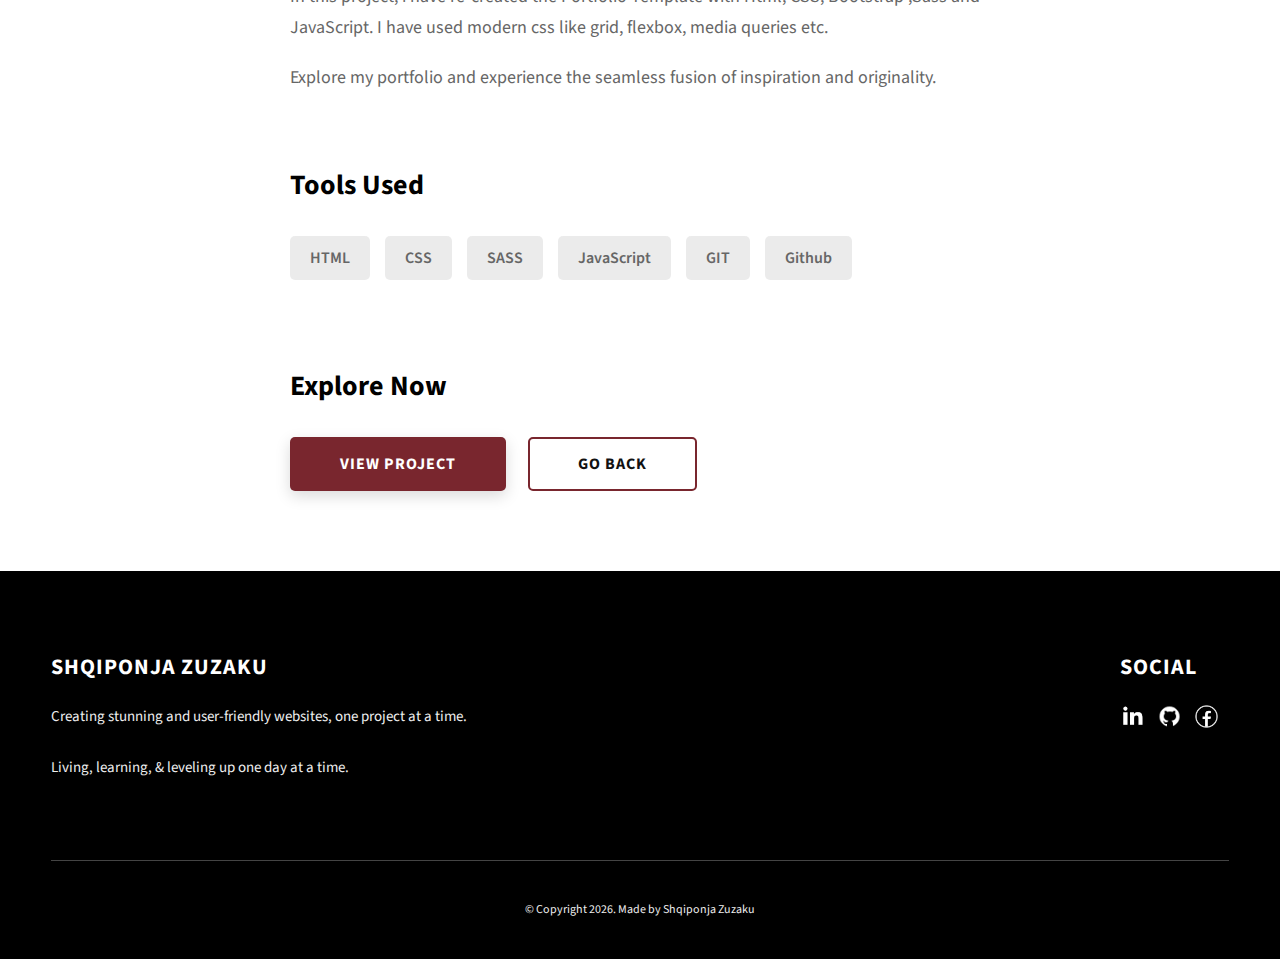
<file: project_3.html>
<!DOCTYPE html>
<html lang="en">
<head>
    <meta charset="UTF-8">
    <meta http-equiv="X-UA-Compatible" content="IE=edge">
    <meta name="viewport" content="width=device-width, initial-scale=1.0">
    <meta name="description" content="Frontend Developer on a mission to create beautiful and user-friendly websites.">
    <title> The Details of Portfolio Website </title>
    <meta name="description" content="Case study page of Project" />
    <link rel="stylesheet" href="./css/style.css">
    <link rel="stylesheet" href="./css/responsive.css">
</head>
<body>
  <header class="header">
    <div class="header__content">
      <div class="header__logo-container">
        <div class="header__logo-img-cont">
          <img src="./images/sh-profile.jpg" alt="Shqiponja Zuzaku Logo Image" class="header__logo-img" />
        </div>
        <span class="header__logo-sub">shz.</span>
      </div>
      <div class="header__main">
        <ul class="header__links">
          <li class="header__link-wrapper">
            <a href="./" class="header__link">Home</a>
          </li>
          <li class="header__link-wrapper">
            <a href="./#about" class="header__link">About</a>
          </li>
          <li class="header__link-wrapper">
            <a href="./#projects" class="header__link">Projects</a>
          </li>
          <li class="header__link-wrapper">
            <a href="./#contact" class="header__link">Contact</a>
          </li>
        </ul>
        <div class="header__main-ham-menu-cont">
          <img src="./icons/ham-menu.svg" alt = "hamburger menu" class="header__main-ham-menu" />
          <img src="./icons/close-menu.svg" alt = "hamburger menu close" class="header__main-ham-menu-close d-none" />
        </div>
      </div>
    </div>
    <div class="header__sm-menu">
      <div class="header__sm-main-content">
        <ul class="header__sm-menu-links">
          <li class="header__sm-menu-link">
            <a href="./">Home</a>
          </li>
          <li class="header__sm-menu-link">
            <a href="./#about">About</a>
          </li>
          <li class="header__sm-menu-link">
            <a href="./#projects">Projects</a>
          </li>
          <li class="header__sm-menu-link">
            <a href="./#contact">Contact</a>
          </li>
        </ul>
      </div>
    </div>
  </header>
  <section class="project-cs-hero">
    <div class="project-cs-hero__content">
        <h1 class="heading-primary">Portfolio Website</h1>
        <div class="project-cs-hero__info">
            <p class="text-primary">
              This page contains the details of Portfolio Website which includes the Project Overview, Tools Used and Project Link to the official product.
            </p>
        </div>
        <div class="project-cs-hero__cta">
            <a href="https://github.com/shqiponjazuzaku/portfolio" class="btn btn--bg" target="_blank" rel="noreferrer">Project Link</a>
        </div>
    </div>
  </section>
  <section class="project-details">
    <div class="main-container">
        <div class="project-details__content">
            <div class="project-details__showcase-img-cont">
                <img src="./images/project-3.png" alt="Project Image" class="project-details__showcase-img">
            </div>
            <div class="project-details__content-main">
                <div class="project-details__desc">
                  <h2 class="project-details__content-title">Overview of Portfolio Project</h2>
                  <p class="project-details__desc-para">
                    I re-created the frontend of portfolio website, inspired by the innovative 'Dopefolio' template. This open-source masterpiece, created by a talented developer, provided the foundation for my vision. The 'Dopefolio' template set the standard with its modern, clean design and user-friendly interface, making it an excellent choice for showcasing my work.
                  <p class="project-details__desc-para">
                    In this project, i have re-created the Portfolio Template with Html, CSS, Bootstrap ,Sass and JavaScript. I have used modern css like grid, flexbox, media queries etc.
                  </p>
                  <p class="project-details__desc-para">
                    Explore my portfolio and experience the seamless fusion of inspiration and originality.
                  </p>
                </div>
                <div class="project-details__tools-used">
                  <h2 class="project-details__content-title">Tools Used</h2>
                  <div class="skills">
                    <div class="skills__skill">HTML</div>
                    <div class="skills__skill">CSS</div>
                    <div class="skills__skill">SASS</div>
                    <div class="skills__skill">JavaScript</div>
                    <div class="skills__skill">GIT</div>
                    <div class="skills__skill">Github</div>
                  </div>
                </div>
                <div class="project-details__links">
                  <h2 class="project-details__content-title">Explore Now</h2>
                  <a href="https://github.com/shqiponjazuzaku/portfolio" class="btn btn--med btn--theme project-details__links-btn"
                    target="_blank" rel="noreferrer">View Project</a>
                  <a href="./" class="btn btn--med btn--theme-inv project-details__links-btn">Go Back</a>
                </div>
            </div>
        </div>
    </div>
  </section>
  <footer class="main-footer">
    <div class="main-container">
      <div class="main-footer__upper">
        <div class="main-footer__row main-footer__row-1">
          <h2 class="heading heading-sm main-footer__heading-sm">
            <span>Social</span>
          </h2>
          <div class="main-footer__social-cont">
            <a target="_blank" rel="noreferrer" href="https://www.linkedin.com/in/shqiponjazuzaku/">
              <img class="main-footer__icon" src="./icons/linkedin-icon.png" alt="Shqiponja Zuzaku Linkedin Profile">
            </a>
            <a target="_blank" rel="noreferrer" href="https://github.com/shqiponjazuzaku/">
              <img class="main-footer__icon" src="./icons/github-icon.png" alt="Shqiponja Zuzaku Github Profile">
            </a>
            <a target="_blank" rel="noreferrer" href="https://www.facebook.com/shqiponja.zuzaku.7/">
              <img class="main-footer__icon" src="./icons/fb-icon.png" alt="Shqiponja Zuzaku Facebook Profile">
            </a>
          </div>
        </div>
        <div class="main-footer__row main-footer__row-2">
          <h2 class="heading heading-sm text-lt">Shqiponja Zuzaku</h2>
          <p class="main-footer__short-desc">
            Creating stunning and user-friendly websites, one project at a time.
            <br /><br />
            Living, learning, & leveling up one day at a time.
          </p>
        </div>
      </div>
      <div class="main-footer__lower">
        &copy; Copyright
        <script>document.write(new Date().getFullYear())</script>. Made by Shqiponja Zuzaku
      </div>
    </div>
  </footer>
  <script src="./js/script.js"></script>
  </body>
  </html>
</file>
<file: css/style.css>
@import url('https://fonts.googleapis.com/css2?family=Source+Sans+Pro:wght@400;600;700;900&display=swap');
* {
    margin: 0px;
    padding: 0px;
    box-sizing: inherit;
    font-family: inherit;
}
html {
    font-size: 62.5%;
    scroll-behavior: smooth;
}
body {
    box-sizing: border-box;
    position: relative;
    line-height: 1.5;
    font-family: sans-serif;
    overflow-x: hidden;
    overflow-y: scroll;
    font-family: 'Source Sans Pro',sans-serif;
}
a {
    text-decoration: none;
    color: inherit;
}
li {
    list-style: none;
}
a:focus,button:focus,input:focus,textarea:focus {
    outline: 0;
}
button {
    border: none;
    cursor: pointer;
}
textarea {
    resize: none;
}
.heading-primary {
    font-size: 4rem;
    text-transform: uppercase;
    letter-spacing: 3px;
    text-align: center;
    color: #111;
    font-weight: 800;
}
.heading-sec__mb-bg {
    margin-bottom: 11rem;
}
.heading-sec__mb-med {
    margin-bottom: 9rem;
}
.heading-sec__main {
    display: block;
    font-size: 4rem;
    text-transform: uppercase;
    letter-spacing: 1px;
    letter-spacing: 3px;
    text-align: center;
    margin-bottom: 3.5rem;
    position: relative;
    color: #111;
}
.heading-sec__main--lt {
    color: #111;
    font-weight: 800;
}
/* .heading-sec__main--lt::after {
    content: '';
    background: #7843e9!important
}
.heading-sec__main::after {
    content: '';
    position: absolute;
    top: calc(100% + 1.5rem);
    height: 5px;
    width: 3rem;
    background: #7843e9;
    left: 50%;
    transform: translateX(-50%);
    border-radius: 5px
} */
.heading-sec__sub {
    display: block;
    text-align: center;
    color: #555;
    font-size: 2rem;
    font-weight: 500;
    max-width: 80rem;
    margin: auto;
    line-height: 1.6;
}
.heading-sec__sub--lt {
    color: #333
}
.heading-sm {
    font-size: 2.2rem;
    text-transform: uppercase;
    letter-spacing: 1px;
}
.main-container {
    max-width: 120rem;
    margin: auto;
    width: 92%;
}
.btn {
    background:	#79262e;
    color: #fff;
    text-transform: uppercase;
    letter-spacing: 1px;
    display: inline-block;
    font-weight: 700;
    border-radius: 5px;
    box-shadow: 0 5px 15px 0 rgba(0,0,0,.15);
    transition: transform .3s;
}
.btn:hover {
    transform: translateY(-3px);
}
.btn--bg {
    padding: 1.5rem 8rem;
    font-size: 2rem;
}
.btn--med {
    padding: 1.5rem 5rem;
    font-size: 1.6rem;
}
.btn--theme {
    background: #79262e;
    color: #fff;
}
.btn--theme-inv {
    color: #111;
    background: #fff;
    border: 2px solid #79262e;
    box-shadow: none;
    padding: calc(1.5rem - 2px) calc(5rem - 2px);
}
.sec-pad {
    padding: 12rem 0;
}
.text-primary {
    color: #333;
    font-size: 2.2rem;
    text-align: center;
    width: 100%;
    line-height: 1.6;
}
.d-none {
    display: none;
}
/* Navbar on header */
.header {
    position: fixed;
    width: 100%;
    z-index: 1000;
    background: #fff;
    box-shadow: 0 10px 100px rgba(0,0,0,.1);
}
.header__content {
    display: flex;
    align-items: center;
    justify-content: space-between;
    padding: 0rem 4rem;
}
.header__logo-container {
    display: flex;
    align-items: center;
    cursor: pointer;
    color: #333;
    transition: color .3s;
}
.header__logo-container:hover {
    color: #79262e;
}
.header__logo-img-cont {
    width: 5.5rem;
    height: 5.5rem;
    border-radius: 50px;
    overflow: hidden;
    margin-right: 1.5rem;
    background: #79262e;
}
.header__logo-img {
    width: 100%;
    height: 100%;
    object-fit: cover;
    object-position: center;
    display: block;
}
.header__logo-sub {
    font-size: 2rem;
    text-transform: uppercase;
    font-weight: 700;
    letter-spacing: 1px;
}
.header__links {
    display: flex;
}
.header__link {
    padding: 2.2rem 3rem;
    display: inline-block;
    font-size: 2rem;
    color: #333;
    text-transform: uppercase;
    letter-spacing: 1px;
    font-weight: 700;
    transition: color .3s;
}
.header__link:hover {
    color: #79262e;
}
/* Hamburger menu for hidden menu */
.header__main-ham-menu-cont {
    display: none;
    width: 3rem;
    padding: 2.2rem 0;
    cursor: pointer;
}
.header__main-ham-menu {
    width: 100%;
}
.header__main-ham-menu-close {
    width: 100%;
}
/* Hidden menu */
.header__sm-menu {
    background: #fff;
    position: absolute;
    width: 100%;
    top: 100%;
    visibility: hidden;
    opacity: 0;
    transition: all .3s;
}
.header__sm-menu--active {
    visibility: hidden;
    opacity: 0
}
.header__sm-menu-link a {
    display: block;
    text-decoration: none;
    padding: 2.5rem 3rem;
    font-size: 1.6rem;
    color: #333;
    text-align: right;
    border-bottom: 1px solid #eee;
    font-weight: 700;
    text-transform: uppercase;
    letter-spacing: 2px;
    transition: color .3s;
}
.header__sm-menu-link a:hover {
    color: #79262e;
}
.header__sm-menu-link:first-child a {
    border-top: 1px solid #eee;
}
.header__sm-menu-link:last-child a {
    border-bottom: 0
}
/* Home hero section */
.home-hero {
    color: #fff;
    background: linear-gradient(to right,rgba(245,245,245,.8),rgba(245,245,245,.8)),url(../icons/background-display.svg);
    background-position: center;
    height: 100vh;
    min-height: 80rem;
    max-height: 120rem;
    position: relative;
}
.home-hero__content {
    position: absolute;
    top: 50%;
    left: 50%;
    transform: translate(-50%,-50%);
    max-width: 90rem;
    width: 92%;
}
.home-hero__info {
    margin: 3rem auto 0 auto;
    max-width: 80rem;
}
.home-hero__cta {
    margin-top: 5rem;
    text-align: center;
}
.home-hero__socials {
    position: absolute;
    top: 50%;
    transform: translateY(-50%);
    background: #fff;
    box-shadow: rgba(100,100,111,.2) 0 7px 29px 0;
    padding: 0.5rem;
}
.home-hero__social {
    width: 5rem;
}
.home-hero__social-icon-link {
    width: 100%;
    display: block;
    padding: 1rem;
    transition: background .3s;
    border-radius: 5px;
}
.home-hero__social-icon {
    width: 100%;
}
.home-hero__social-icon-link:hover {
    background-color: rgba(121, 38, 46, 0.5);
}
/* About Section */
.about {
    background: #fafafa;
}
.about__content {
    display: grid;
    grid-template-columns: 1fr 1fr;
    grid-gap: 10rem;
}
.about__content-title {
    font-weight: 700;
    font-size: 2.3rem;
    margin-bottom: 3rem;
}
.about__content-details-para {
    font-size: 1.8rem;
    color: #666;
    max-width: 60rem;
    line-height: 1.7;
    margin-bottom: 1rem;
}
.about__content-details-para--hl {
    font-weight: 700;
    margin: 0 3px;
}
.about__content-details-para:last-child {
    margin-bottom: 4rem;
}
.about__content-details-para a {
    text-decoration: underline;
    font-weight: 700;
    color: #79262e;
    margin: 0 3px;
}
.skills {
    display: flex;
    flex-wrap: wrap;
}
.skills__skill {
    padding: 1rem 2rem;
    margin-bottom: 1.5rem;
    margin-right: 1.5rem;
    font-size: 1.6rem;
    background: rgba(153,153,153,.2);
    border-radius: 5px;
    font-weight: 600;
    color: #666;
}
/* Projects Section */
.projects__row{
    display: grid;
    grid-template-columns: 1.5fr 1fr;
    grid-gap: 5rem;
    margin-bottom: 11rem;
}
.projects__row-img-cont{
    overflow: hidden;
}
.projects__row-img{
    width: 100%;
    display: block;
    object-fit: cover;
}
.projects__row-content{
    padding: 2rem 0;
    display: flex;
    justify-content: center;
    flex-direction: column;
    align-items: flex-start;
}
.projects__row-content-title{
    font-weight: 700;
    font-size: 2.8rem;
    margin-bottom: 2rem;
}
.projects__row-content-desc{
    font-size: 1.8rem;
    color: #666;
    max-width: 60rem;
    line-height: 1.7;
    margin-bottom: 3rem;
}
/* projects 1,2,3 section */
.project-cs-hero{
    color: #fff;
    background: linear-gradient(to right,rgba(245,245,245,.8),rgba(245,245,245,.8)),url(../icons/background-display.svg);
    background-size: cover;
    background-position: center;
    position: relative;
}
.project-cs-hero__content{
    padding: 25rem 0 17rem 0;
    max-width: 90rem;
    width: 92%;
    margin: auto;
}
.project-cs-hero__info{
    margin: 3rem auto 0 auto;
    max-width: 80rem;
}
.project-cs-hero__cta{
    margin-top: 5rem;
    text-align: center;
}
.project-details__content {
    padding: 8rem 0;
    max-width: 90rem;
    margin: auto;
}
.project-details__content-title {
    font-weight: 700;
    font-size: 2.8rem;
    margin-bottom: 3rem;
}
.project-details__showcase-img-cont{
    width: 100%;
    margin-bottom: 6rem;
}
.project-details__showcase-img {
    width: 100%;
}
.project-details__content-main {
    width: 100%;
    max-width: 70rem;
    margin: auto;
}
.project-details__desc {
    margin: 0 0 7rem 0;
}
.project-details__desc-para {
    font-size: 1.8rem;
    line-height: 1.7;
    color: #666;
    margin-bottom: 2rem;
}
.project-details__tools-used {
    margin: 0 0 7rem 0;
}
/* .project-details__tools-used-list {
    display: flex;
    flex-wrap: wrap
}
.project-details__tools-used-item {
    padding: 1rem 2rem;
    margin-bottom: 1.5rem;
    margin-right: 1.5rem;
    font-size: 1.6rem;
    background: rgba(153,153,153,.2);
    border-radius: 5px;
    font-weight: 600;
    color: #777
} */
.project-details__links {
    margin: 0 0;
}
.project-details__links-btn {
    margin-right: 2rem;
}
.project-details__links-btn:last-child {
    margin: 0;
}
/* Contact Section */
.contact {
    background: linear-gradient(to right,rgba(245,245,245,.8),rgba(245,245,245,.8)),url(../icons/background-display.svg);
    background-size: cover;
    background-position: center;
}
.contact__form-container {
    box-shadow: rgba(100,100,111,.2) 0 7px 29px 0;
    background: #fff;
    padding: 4rem;
    margin-top: 6rem;
    max-width: 80rem;
    text-align: right;
    width: 95%;
    border-radius: 5px;
    margin: 5rem auto 0 auto
}
.contact__form-field {
    margin-bottom: 4rem;
}
.contact__form-label {
    color: #666;
    font-size: 1.4rem;
    letter-spacing: 1px;
    font-weight: 700;
    margin-bottom: 1rem;
    display: block;
    text-align: left;
}
.contact__form-input {
    color: #333;
    padding: 2rem;
    width: 100%;
    border: 1px solid #ebebeb;
    font-size: 1.6rem;
    letter-spacing: 0;
    background: #f0f0f0;
    border-radius: 5px;
    font-weight: 600;
}
.contact__btn {
    width: 30%;
    padding: 2rem 4rem;
    font-size: 1.6rem;
}
/* Footer Section */
.main-footer {
    background: #000;
    color: #fff;
}
.main-footer__upper {
    display: flex;
    justify-content: space-between;
    padding: 8rem 0;
}
.main-footer__row-1 {
    order: 2;
}
.main-footer__social-cont {
    margin-top: 2rem;
}
.main-footer__icon {
    margin-right: 1rem;
    width: 2.5rem;
}
.main-footer__row-2 {
    width: 40%;
    order: 1;
    max-width: 50rem;
}
.main-footer__short-desc {
    margin-top: 2rem;
    color: #eee;
    font-size: 1.5rem;
    line-height: 1.7;
}
.main-footer__lower {
    padding: 4rem 0;
    border-top: 1px solid #444;
    color: #eee;
    font-size: 1.2rem;
    text-align: left;
    text-align: center;
}
</file>
<file: css/responsive.css>
@media only screen and (min-width: 112.5em) {
    html {
        font-size:65%;
    }
}
@media only screen and (max-width: 75em) {
    html {
        font-size:59%;
    }
}
@media only screen and (max-width: 56.25em) {
    html {
        font-size:56%;
    }
    .heading-sec__mb-bg {
        margin-bottom:8rem;
    }
    .heading-sec__mb-med {
        margin-bottom:8rem;
    }
    .sec-pad {
        padding:8rem 0;
    }
    .home-hero__socials {
        display:none;
    }
    .about__content {
        grid-template-columns:1fr;
        grid-gap: 8rem;
    }
    .projects__row {
        grid-template-columns:1fr;
        grid-gap: 2rem;
        margin-bottom: 8rem;
        text-align:center;
    }
    .projects__row-content {
        align-items:center;
    }
    .header__content {
        padding:0 2rem;
    }
    .header__logo-img-cont {
        width:4.5rem;
        height: 4.5rem;
        margin-right: 1.2rem;
    }
    .header__link {
        padding:3rem 1.8rem;
        font-size: 1.5rem;
    }
    .main-footer__upper {
        padding:6rem 0;
    }
    .main-footer__row-1 {
        margin-bottom:5rem;
    }
    .main-footer__row-2 {
        width:100%;
    }
    .main-footer__lower {
        padding:3.5rem 0;
    }
}
@media only screen and (max-width: 37.5em) {
    .heading-primary {
        font-size:4.5rem;
    }
    /* .heading-sec__main::after {
        top:calc(100% + 1.2rem)
    } */
    .heading-sec__sub {
        font-size:1.8rem;
    }
    .text-primary {
        font-size:2rem;
    }
    .home-hero {
        height:unset;
        min-height: unset;
    }
    .home-hero__content {
        padding:19rem 0 13rem 0;
        margin: auto;
        position: static;
        transform: translate(0,0);
    }
    .about__content-title {
        font-size:2.4rem;
    }
    .projects__row-content-title {
        font-size:2.4rem;
    }
    .projects__row-content-desc {
        font-size:1.7rem;
    }
    .contact__form-container {
        padding:3rem;
    }
    .contact__form-field {
        margin-bottom:3rem;
    }
    .contact__btn {
        width:100%;
    }
    .project-cs-hero {
        height:unset;
        min-height: unset;
    }
    .project-cs-hero__content {
        padding:19rem 0 13rem 0;
        margin: auto;
        position: static;
        transform: translate(0,0);
    }
    .project-details__content-title {
        font-size:2.4rem;
    }
    .project-details__links-btn {
        margin-right:0;
        width: 70%;
        margin-bottom: 2rem;
        text-align: center;
    }
    .project-details__links-btn:last-child {
        margin:0;
    }
    .header__links {
        display:none;
    }
    .header__main-ham-menu-cont {
        display:block;
    }
    .header__sm-menu--active {
        visibility:visible;
        opacity: 1;
    }
    .main-footer__upper {
        display:block;
    }
}
</file>
